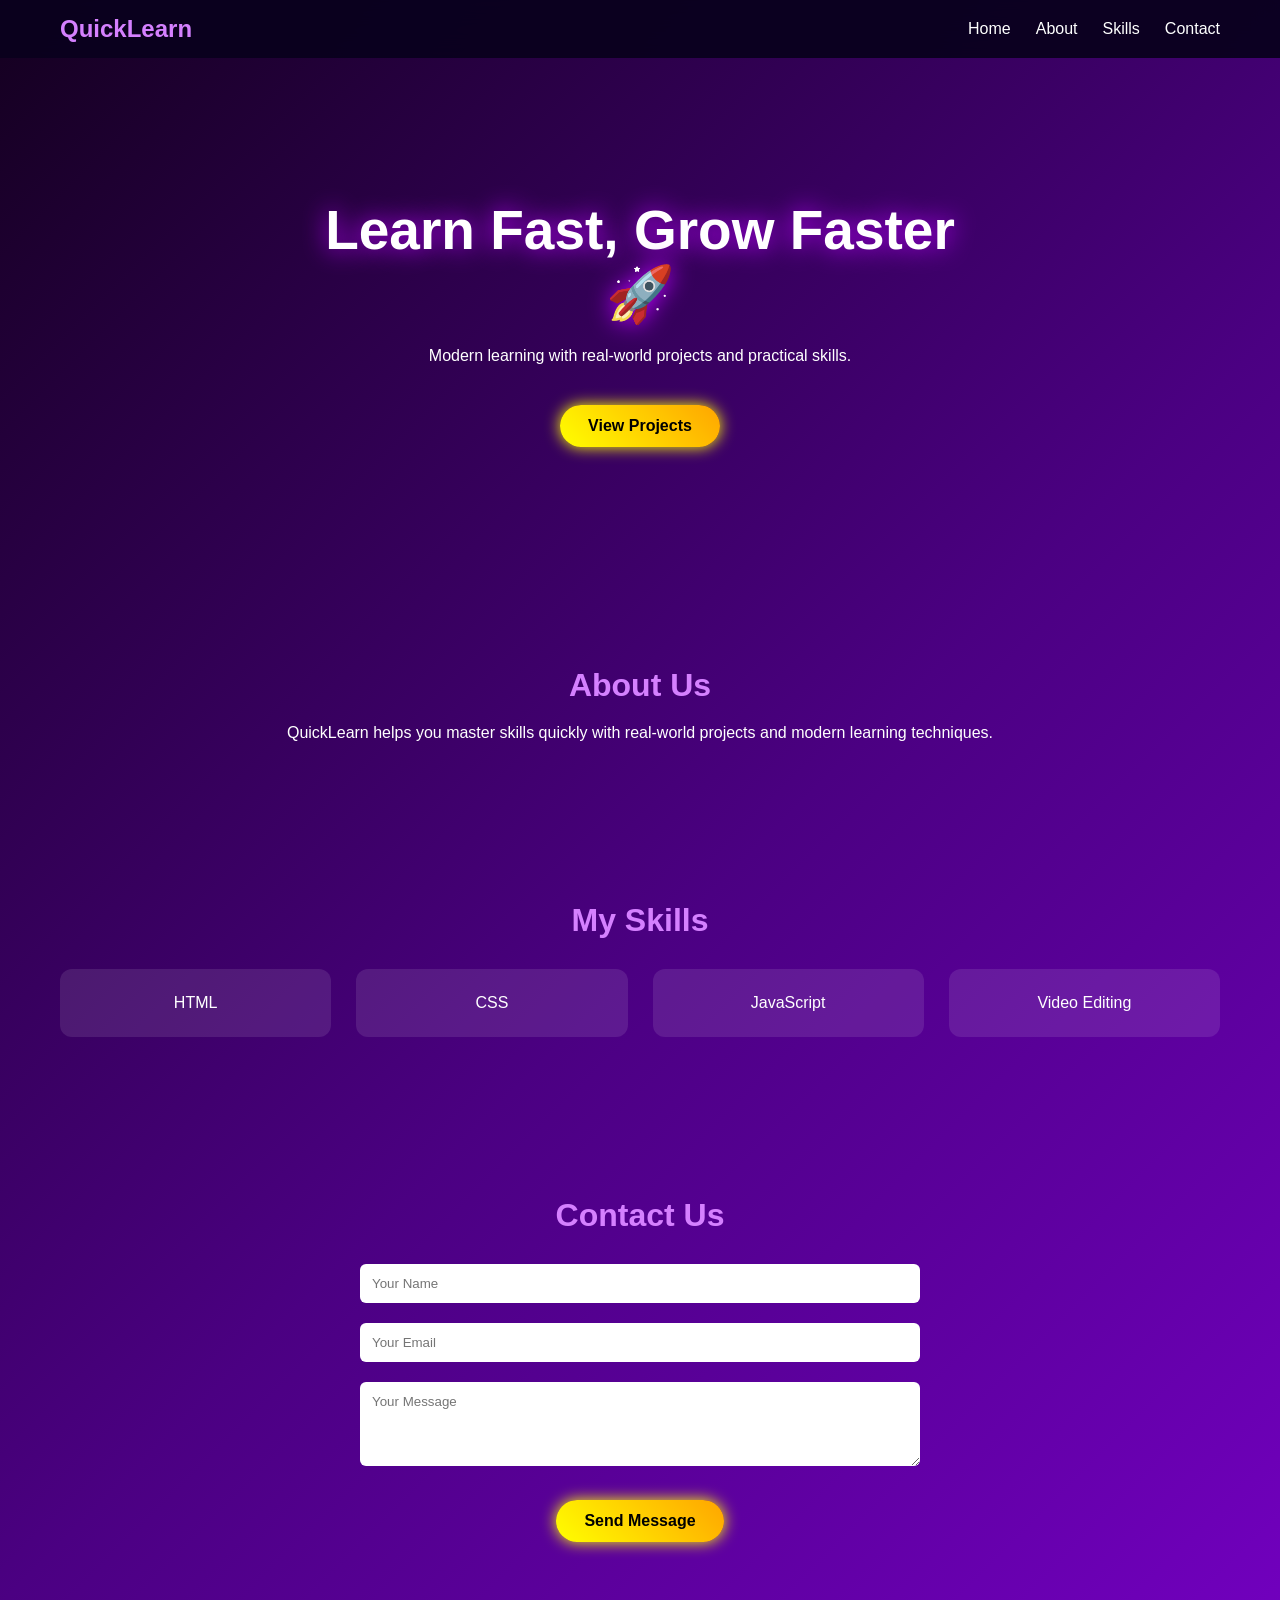
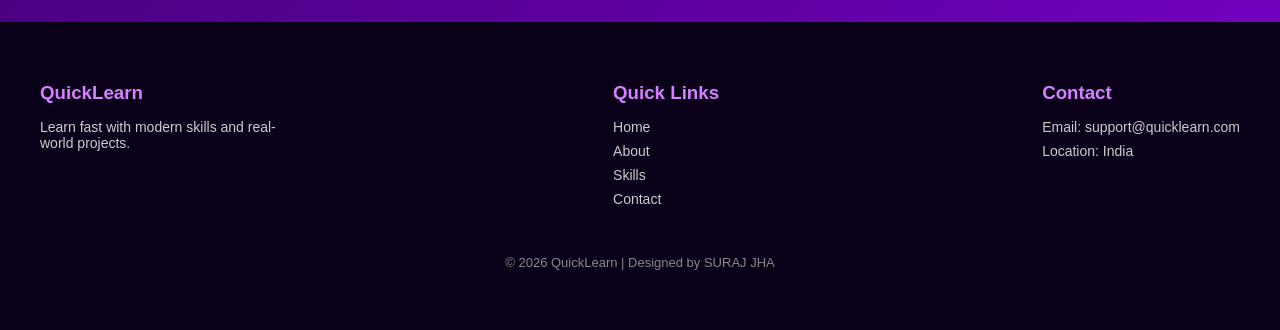
<file: index.html>
<!DOCTYPE html>
<html lang="en">
<head>
<meta charset="UTF-8">
<meta name="viewport" content="width=device-width, initial-scale=1.0">
<title>QuickLearn</title>

<style>
* {
    margin: 0;
    padding: 0;
    box-sizing: border-box;
    font-family: 'Segoe UI', sans-serif;
}

body {
    background: linear-gradient(135deg, #14001f, #4b0082, #7a00cc);
    color: white;
}

/* CONTAINER */
.container {
    max-width: 1200px;
    margin: auto;
    padding: 0 20px;
}

/* HEADER */
header {
    background: rgba(10,0,30,0.95);
    backdrop-filter: blur(12px);
    position: sticky;
    top: 0;
    z-index: 1000;
}

nav {
    display: flex;
    justify-content: space-between;
    align-items: center;
    padding: 15px 0;
}

.logo {
    font-size: 24px;
    font-weight: bold;
    color: #d580ff;
}

/* NAV LINKS */
.nav-links {
    display: flex;
    list-style: none;
}

.nav-links li {
    margin-left: 25px;
}

.nav-links a {
    color: white;
    text-decoration: none;
    transition: 0.3s;
}

.nav-links a:hover {
    color: #ffcc00;
}

/* HAMBURGER */
.hamburger {
    display: none;
    flex-direction: column;
    cursor: pointer;
}

.hamburger span {
    width: 28px;
    height: 3px;
    background: white;
    margin: 5px;
    transition: 0.3s;
}

.hamburger.active span:nth-child(1) {
    transform: rotate(45deg) translate(5px,5px);
}

.hamburger.active span:nth-child(2) {
    opacity: 0;
}

.hamburger.active span:nth-child(3) {
    transform: rotate(-45deg) translate(6px,-6px);
}

/* MOBILE MENU */
@media(max-width: 768px) {
    .hamburger {
        display: flex;
    }

    .nav-links {
        position: absolute;
        top: 70px;
        right: -100%;
        background: #1a0033;
        width: 230px;
        height: 100vh;
        flex-direction: column;
        align-items: center;
        padding-top: 40px;
        transition: 0.4s;
    }

    .nav-links li {
        margin: 20px 0;
    }

    .nav-links.active {
        right: 0;
    }
}

/* HERO */
.hero {
    text-align: center;
    padding: 140px 20px;
}

.hero h1 {
    font-size: 55px;
    max-width: 700px;
    margin: auto;
    text-shadow: 0 0 25px #bb00ff;
}

.hero p {
    margin: 20px auto;
    max-width: 500px;
}

/* BUTTON */
.btn {
    display: inline-block;
    margin-top: 20px;
    padding: 12px 28px;
    background: linear-gradient(45deg, yellow, orange);
    color: black;
    text-decoration: none;
    border-radius: 30px;
    font-weight: bold;
    box-shadow: 0 0 15px yellow;
    transition: 0.3s;
}

.btn:hover {
    transform: scale(1.08);
}

/* SECTIONS */
.section {
    padding: 80px 20px;
    text-align: center;
}

.section h2 {
    font-size: 32px;
    margin-bottom: 20px;
    color: #d580ff;
}

/* SKILLS GRID */
.skills {
    display: grid;
    grid-template-columns: repeat(auto-fit, minmax(220px, 1fr));
    gap: 25px;
    margin-top: 30px;
}

.skill-box {
    padding: 25px;
    background: rgba(255,255,255,0.1);
    border-radius: 12px;
}

/* CONTACT */
.contact {
    max-width: 600px;
    margin: auto;
}

.contact input, .contact textarea {
    width: 100%;
    padding: 12px;
    margin: 10px 0;
    border-radius: 6px;
    border: none;
}

/* FOOTER */
footer {
    background: #0a001a;
    padding: 60px 20px;
}

.footer-container {
    display: flex;
    flex-wrap: wrap;
    justify-content: space-between;
    max-width: 1200px;
    margin: auto;
    gap: 30px;
}

.footer-box {
    max-width: 250px;
}

.footer-box h3 {
    margin-bottom: 15px;
    color: #d580ff;
}

.footer-box p, .footer-box a {
    color: #ccc;
    font-size: 14px;
    text-decoration: none;
    display: block;
    margin-bottom: 8px;
}

.footer-box a:hover {
    color: #ffcc00;
}

.footer-bottom {
    text-align: center;
    margin-top: 40px;
    color: #888;
    font-size: 13px;
}

/* SMALL SCREEN FIX */
@media(max-width: 768px) {
    .hero h1 {
        font-size: 32px;
    }

    .footer-container {
        flex-direction: column;
        align-items: center;
        text-align: center;
    }
}

</style>
</head>

<body>

<!-- HEADER -->
<header>
    <div class="container">
        <nav>
            <div class="logo">QuickLearn</div>

            <ul class="nav-links" id="navLinks">
                <li><a href="#">Home</a></li>
                <li><a href="#about">About</a></li>
                <li><a href="#skills">Skills</a></li>
                <li><a href="#contact">Contact</a></li>
            </ul>

            <div class="hamburger" id="hamburger">
                <span></span>
                <span></span>
                <span></span>
            </div>
        </nav>
    </div>
</header>

<!-- HERO -->
<section class="hero">
    <div class="container">
        <h1>Learn Fast, Grow Faster 🚀</h1>
        <p>Modern learning with real-world projects and practical skills.</p>
        <a href="project.html" class="btn">View Projects</a>
    </div>
</section>

<!-- ABOUT -->
<section class="section" id="about">
    <div class="container">
        <h2>About Us</h2>
        <p>QuickLearn helps you master skills quickly with real-world projects and modern learning techniques.</p>
    </div>
</section>

<!-- SKILLS -->
<section class="section" id="skills">
    <div class="container">
        <h2>My Skills</h2>
        <div class="skills">
            <div class="skill-box">HTML</div>
            <div class="skill-box">CSS</div>
            <div class="skill-box">JavaScript</div>
            <div class="skill-box">Video Editing</div>
        </div>
    </div>
</section>

<!-- CONTACT -->
<section class="section" id="contact">
    <div class="container contact">
        <h2>Contact Us</h2>
        <input type="text" placeholder="Your Name">
        <input type="email" placeholder="Your Email">
        <textarea rows="4" placeholder="Your Message"></textarea>
        <a href="#" class="btn">Send Message</a>
    </div>
</section>

<!-- FOOTER -->
<footer>
    <div class="footer-container">

        <div class="footer-box">
            <h3>QuickLearn</h3>
            <p>Learn fast with modern skills and real-world projects.</p>
        </div>

        <div class="footer-box">
            <h3>Quick Links</h3>
            <a href="#">Home</a>
            <a href="#about">About</a>
            <a href="#skills">Skills</a>
            <a href="#contact">Contact</a>
        </div>

        <div class="footer-box">
            <h3>Contact</h3>
            <p>Email: support@quicklearn.com</p>
            <p>Location: India</p>
        </div>

    </div>

    <div class="footer-bottom">
        © 2026 QuickLearn | Designed by SURAJ JHA
    </div>
</footer>

<script>
const hamburger = document.getElementById("hamburger");
const navLinks = document.getElementById("navLinks");

hamburger.addEventListener("click", () => {
    hamburger.classList.toggle("active");
    navLinks.classList.toggle("active");
});
</script>

</body>
</html>
</file>
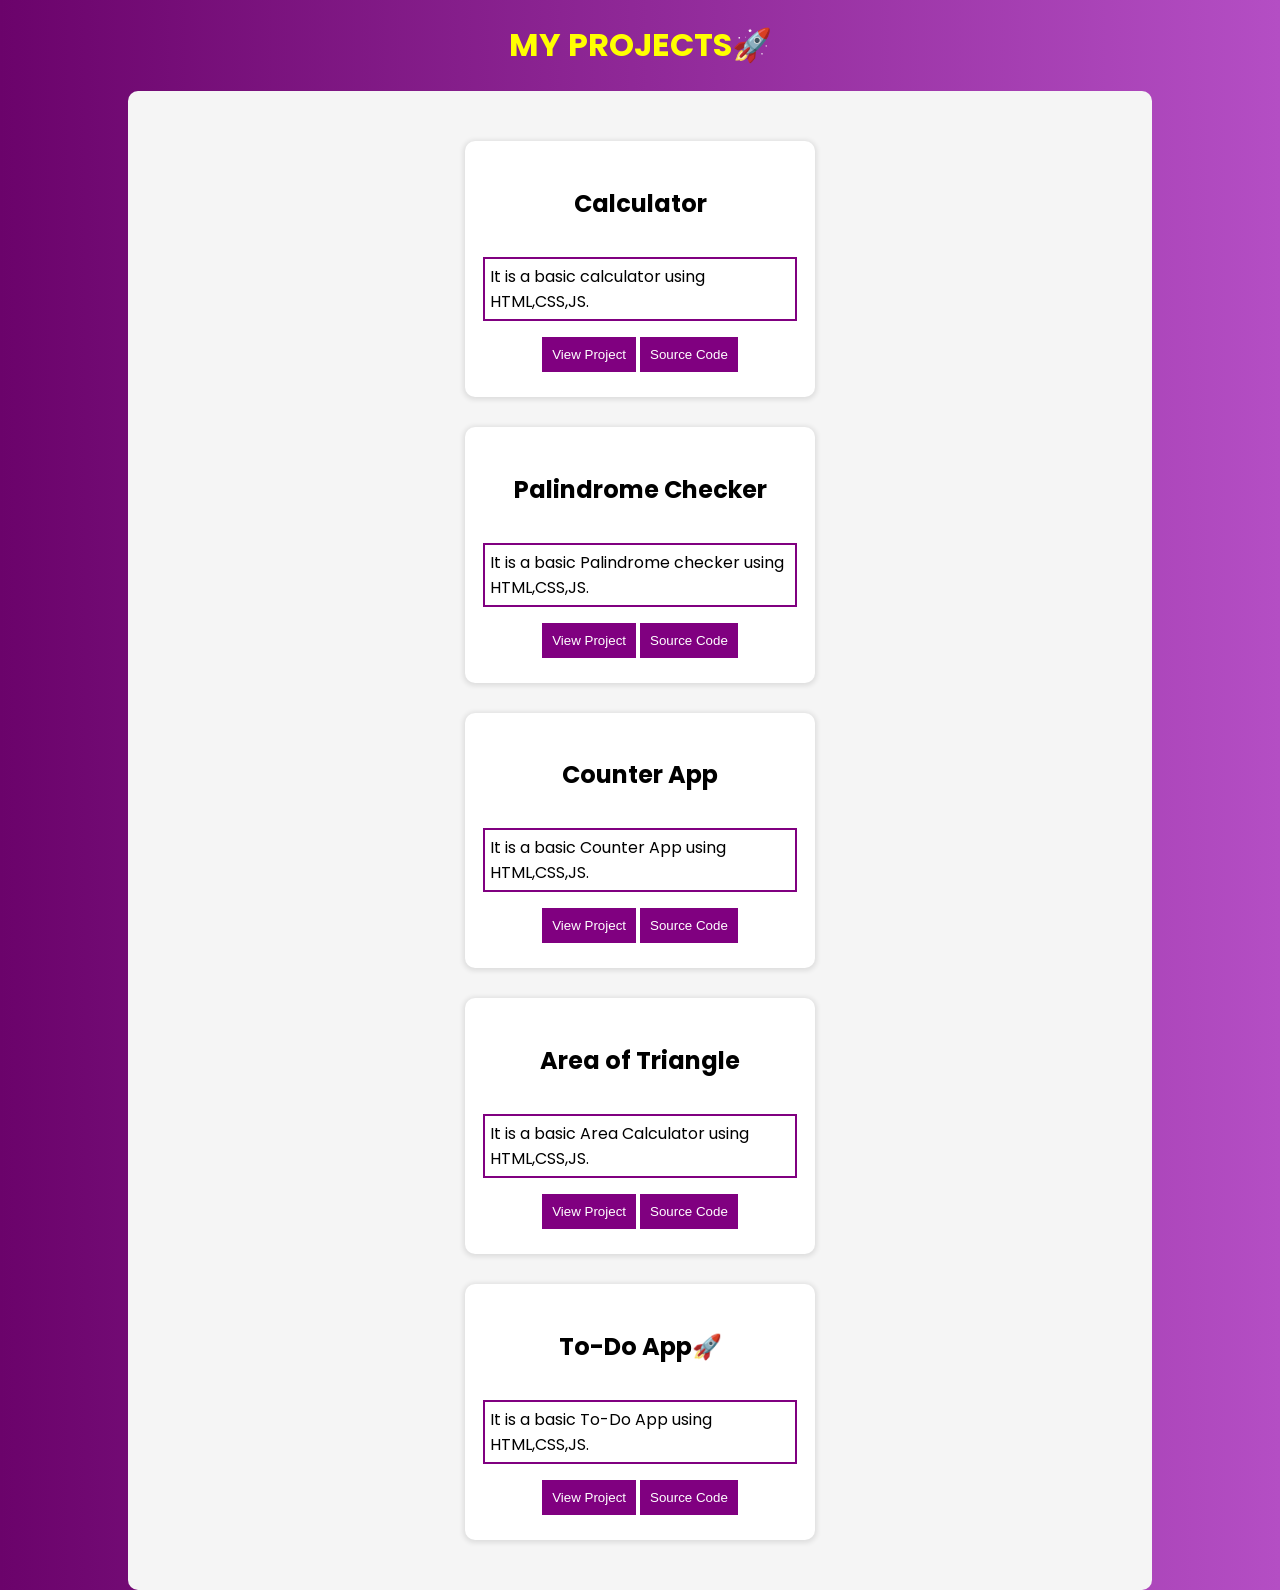
<file: project.html>
<!DOCTYPE html>
<html lang="en">
<head>
    <meta charset="UTF-8">
    <meta name="viewport" content="width=device-width, initial-scale=1.0">
    <title>My Projects</title>
    <link rel="stylesheet" href="./project.css">
    <link rel="preconnect" href="https://fonts.googleapis.com">
<link rel="preconnect" href="https://fonts.gstatic.com" crossorigin>
<link href="https://fonts.googleapis.com/css2?family=Poppins:ital,wght@0,100;0,200;0,300;0,400;0,500;0,600;0,700;0,800;0,900;1,100;1,200;1,300;1,400;1,500;1,600;1,700;1,800;1,900&display=swap" rel="stylesheet">

</head>
<body>
<div class="container">
    <div class="main">
        <div class="h1"><h1 class="heading-h1">

            MY PROJECTS🚀
        </h1></div>

        <div class="box-divs">
            <div class="box-1">
                <h2 class="box-h2">Calculator</h2>
                <p class="box-p">It is a basic calculator using HTML,CSS,JS.</p>
                <div class="box-btn">
                    <button class="box-btn-in"><a href="./projects/calculator/cal.html">View Project</a></button>
                       <button class="box-btn-in">Source Code</button>
                </div>
            </div>
             <div class="box-1">
                <h2 class="box-h2">Palindrome Checker</h2>
                <p class="box-p">It is a basic Palindrome checker using HTML,CSS,JS.</p>
                <div class="box-btn">
                    <button class="box-btn-in"><a href="./projects/palindrome/palindrome.html">View Project</a></button>
                       <button class="box-btn-in">Source Code</button>
                </div>
            </div>
               <div class="box-1">
                <h2 class="box-h2">Counter App</h2>
                <p class="box-p">It is a basic Counter App using HTML,CSS,JS.</p>
                <div class="box-btn">
                    <button class="box-btn-in"><a href="./projects/counter/counter.html">View Project</a></button>
                       <button class="box-btn-in">Source Code</button>
                </div>
            </div>
              <div class="box-1">
                <h2 class="box-h2"> Area of Triangle</h2>
                <p class="box-p">It is a basic Area Calculator using HTML,CSS,JS.</p>
                <div class="box-btn">
                    <button class="box-btn-in"><a href="./projects/triangleArea/tri-area.html">View Project</a></button>
                       <button class="box-btn-in">Source Code</button>
                </div>
            </div>
             <div class="box-1">
                <h2 class="box-h2"> To-Do App🚀</h2>
                <p class="box-p">It is a basic To-Do App using HTML,CSS,JS.</p>
                <div class="box-btn">
                    <button class="box-btn-in"><a href="./projects/todo/todo.html">View Project</a></button>
                       <button class="box-btn-in">Source Code</button>
                </div>
            </div>
        </div>
    </div>
    
</div>
</body>
<script src="./project.js"></script>
</html>
</file>
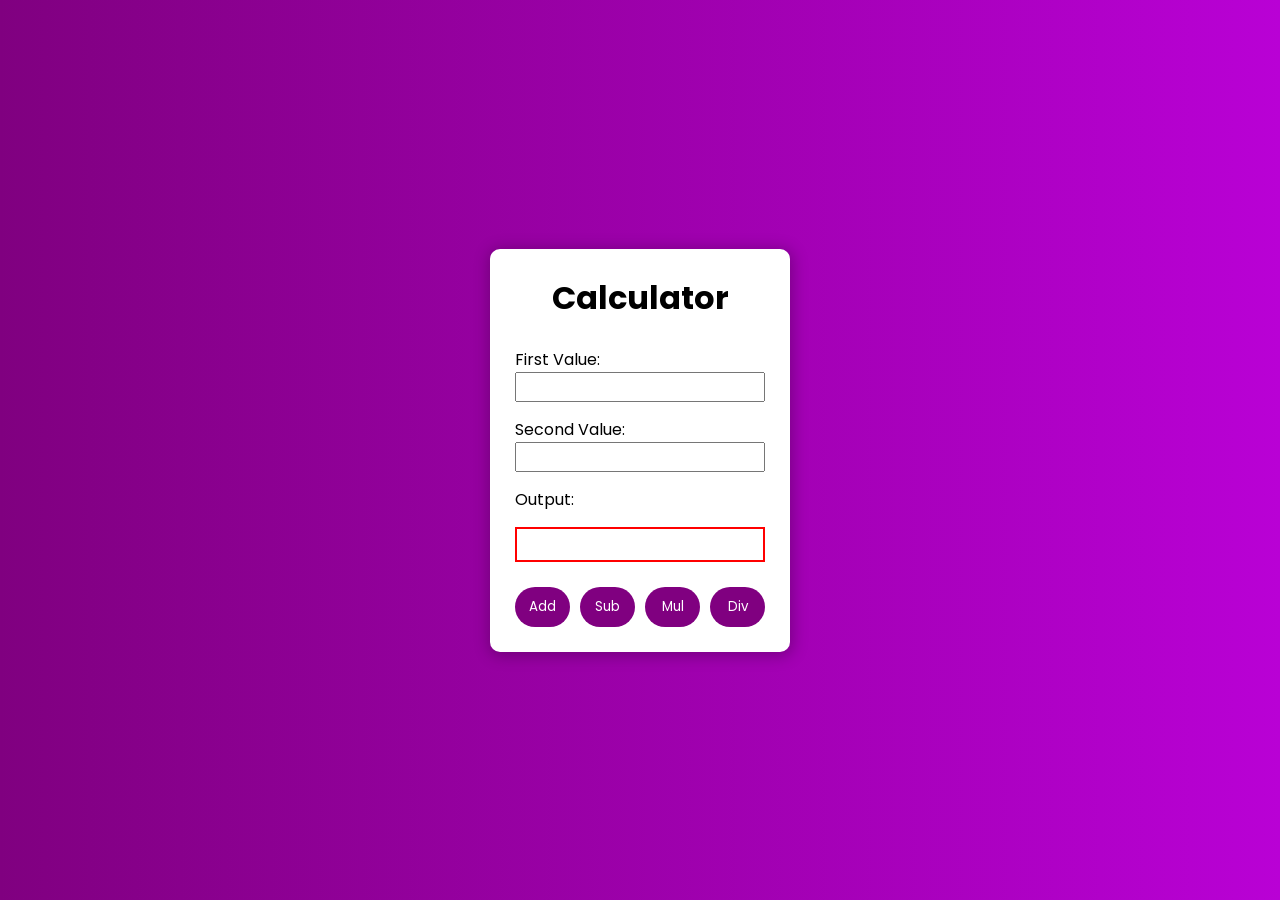
<file: projects/calculator/cal.html>
<!DOCTYPE html>
<html lang="en">
<head>
    <meta charset="UTF-8">
    <meta name="viewport" content="width=S, initial-scale=1.0">
    <title>Calculator   </title>
    <link rel="stylesheet" href="./cal.css">
     <link rel="preconnect" href="https://fonts.googleapis.com">
<link rel="preconnect" href="https://fonts.gstatic.com" crossorigin>
<link href="https://fonts.googleapis.com/css2?family=Poppins:ital,wght@0,100;0,200;0,300;0,400;0,500;0,600;0,700;0,800;0,900;1,100;1,200;1,300;1,400;1,500;1,600;1,700;1,800;1,900&display=swap" rel="stylesheet">

</head>
<body>
    <div class="container">
        <div class="main">
            <h1>Calculator</h1>
            <div class="inputs">
                <div class="input-in">
                <label for="in-1">First Value:</label>
    <input type="number" class="in-1" id="in-1">
    </div>
    <div class="input-in">
     <label for="in-1">Second Value:</label>
      <input type="number" class="in-2"  id="in-2">
      </div>
      <label >Output:</label>
      <div class="output"></div>
      </div>
      <div class="btns">
      <button class="btn-1">Add</button>
      <button class="btn-2">Sub</button>
      <button class="btn-3">Mul</button>
      <button class="btn-4">Div</button>
      </div>
      </div>
      </div>
</body>
<script src="./cal.js"></script>
</html>
</file>
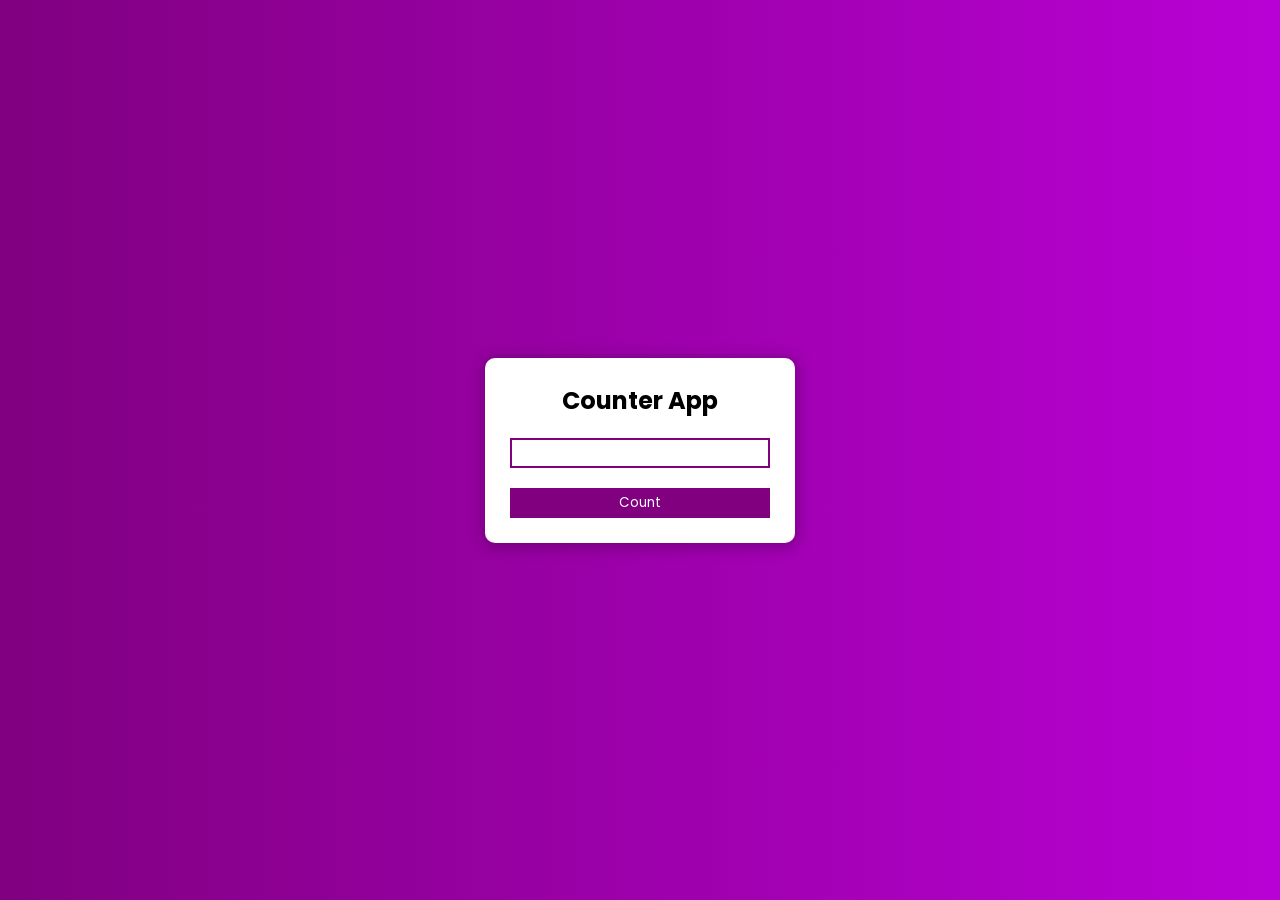
<file: projects/counter/counter.html>
<!DOCTYPE html>
<html lang="en">
<head>
    <meta charset="UTF-8">
    <meta name="viewport" content="width=device-width, initial-scale=1.0">
    <title>Counter App</title>
    <link rel="stylesheet" href="./counter.css">
      <link rel="preconnect" href="https://fonts.googleapis.com">
<link rel="preconnect" href="https://fonts.gstatic.com" crossorigin>
<link href="https://fonts.googleapis.com/css2?family=Poppins:ital,wght@0,100;0,200;0,300;0,400;0,500;0,600;0,700;0,800;0,900;1,100;1,200;1,300;1,400;1,500;1,600;1,700;1,800;1,900&display=swap" rel="stylesheet">
</head>
<body>
    <div class="container">
        <div class="main">
            <h2 class="h2">Counter App</h2>
            <p class="output"></p>
            <button class="btn">Count</button>
        </div>
    </div>
</body>
<script src="./counter.js"></script>
</html>
</file>
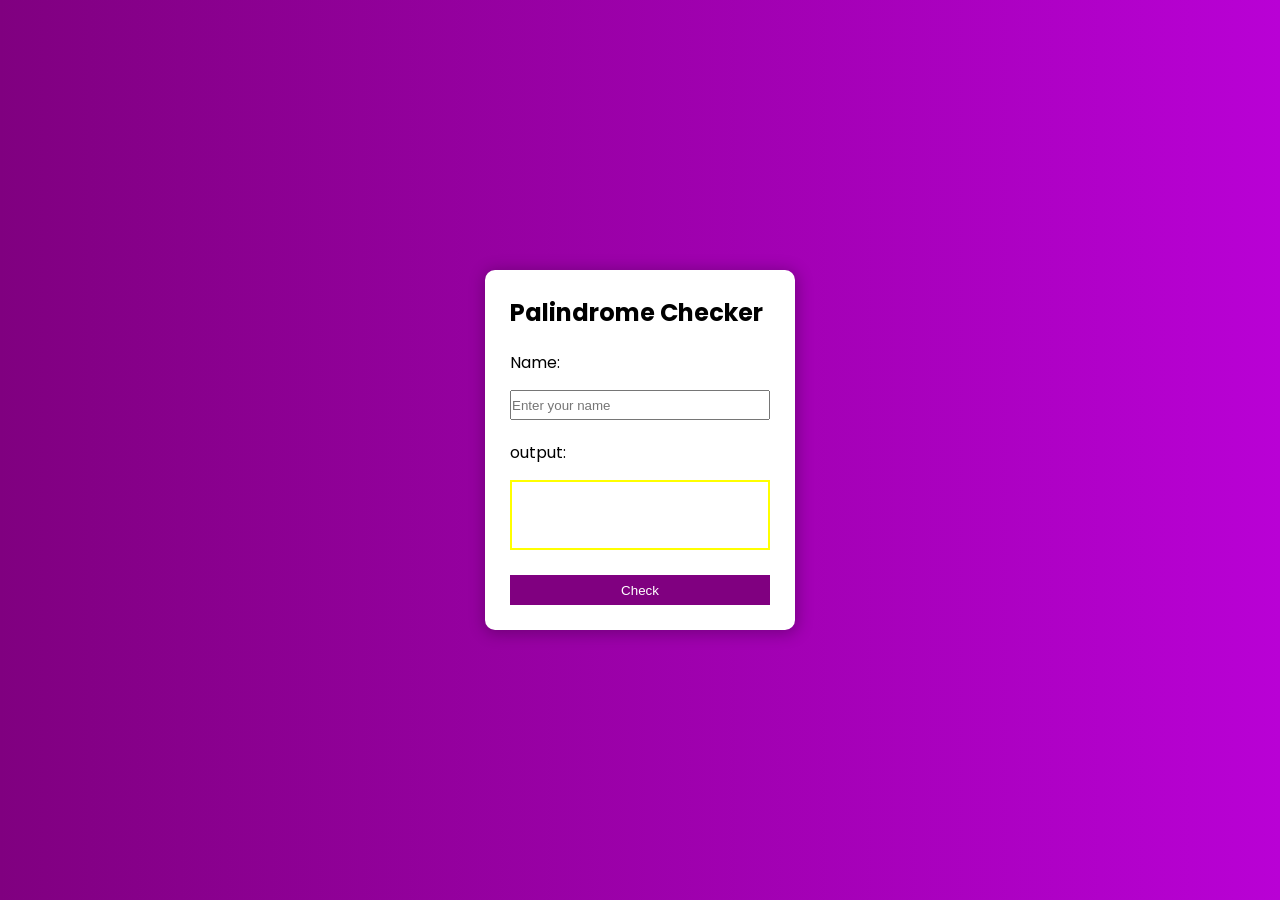
<file: projects/palindrome/palindrome.html>
<!DOCTYPE html>
<html lang="en">
<head>
    <meta charset="UTF-8">
    <meta name="viewport" content="width=device-width, initial-scale=1.0">
    <title>Palindrome Checker</title>
     <link rel="preconnect" href="https://fonts.googleapis.com">
<link rel="preconnect" href="https://fonts.gstatic.com" crossorigin>
<link href="https://fonts.googleapis.com/css2?family=Poppins:ital,wght@0,100;0,200;0,300;0,400;0,500;0,600;0,700;0,800;0,900;1,100;1,200;1,300;1,400;1,500;1,600;1,700;1,800;1,900&display=swap" rel="stylesheet">
<link rel="stylesheet" href="./palindrome.css">
</head>
<body>
    <div class="container">
        <div class="main">
<h2>Palindrome Checker</h2>
            <div class="in">
                <label for="in">Name:</label>
    <input class="input" id="in" type="text" placeholder="Enter your name">
    </div>
    <div class="in-2"> 
           <label>output:</label>
        <h3 class="output"></h3>
    <button class="btn">Check</button>
    </div>

    </div>
</div>
</body>
<script src="./palindrome.js"></script>
</html>
</file>
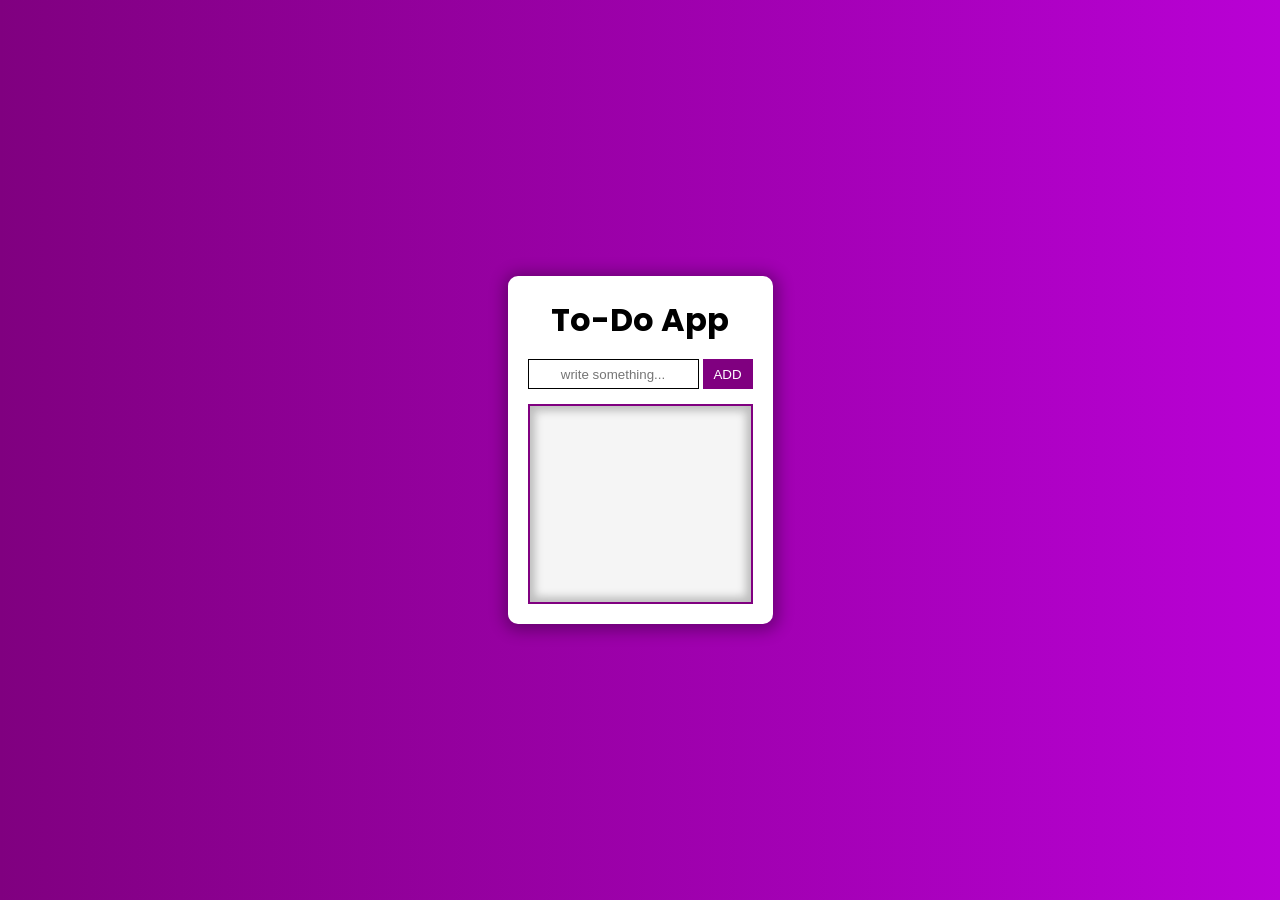
<file: projects/todo/todo.html>
<!DOCTYPE html>
<html lang="en">
<head>
    <meta charset="UTF-8">
    <meta name="viewport" content="width=device-width, initial-scale=1.0">
    <title>To-Do App</title>
    <link rel="stylesheet" href="./todo.css">
      <link rel="preconnect" href="https://fonts.googleapis.com">
<link rel="preconnect" href="https://fonts.gstatic.com" crossorigin>
<link href="https://fonts.googleapis.com/css2?family=Poppins:ital,wght@0,100;0,200;0,300;0,400;0,500;0,600;0,700;0,800;0,900;1,100;1,200;1,300;1,400;1,500;1,600;1,700;1,800;1,900&display=swap" rel="stylesheet">
</head>
<body>
    <div class="container">
        <div class="main">
            <h1>To-Do App</h1>
            <div class="in">
            <input class="input" type="text" placeholder="write something...">
<button class="btn-1">ADD</button>
            </div>

            <div class="output-div">
           
            </div>

        </div>
    </div>
</body>
<script src="./todo.js"></script>
</html>
</file>
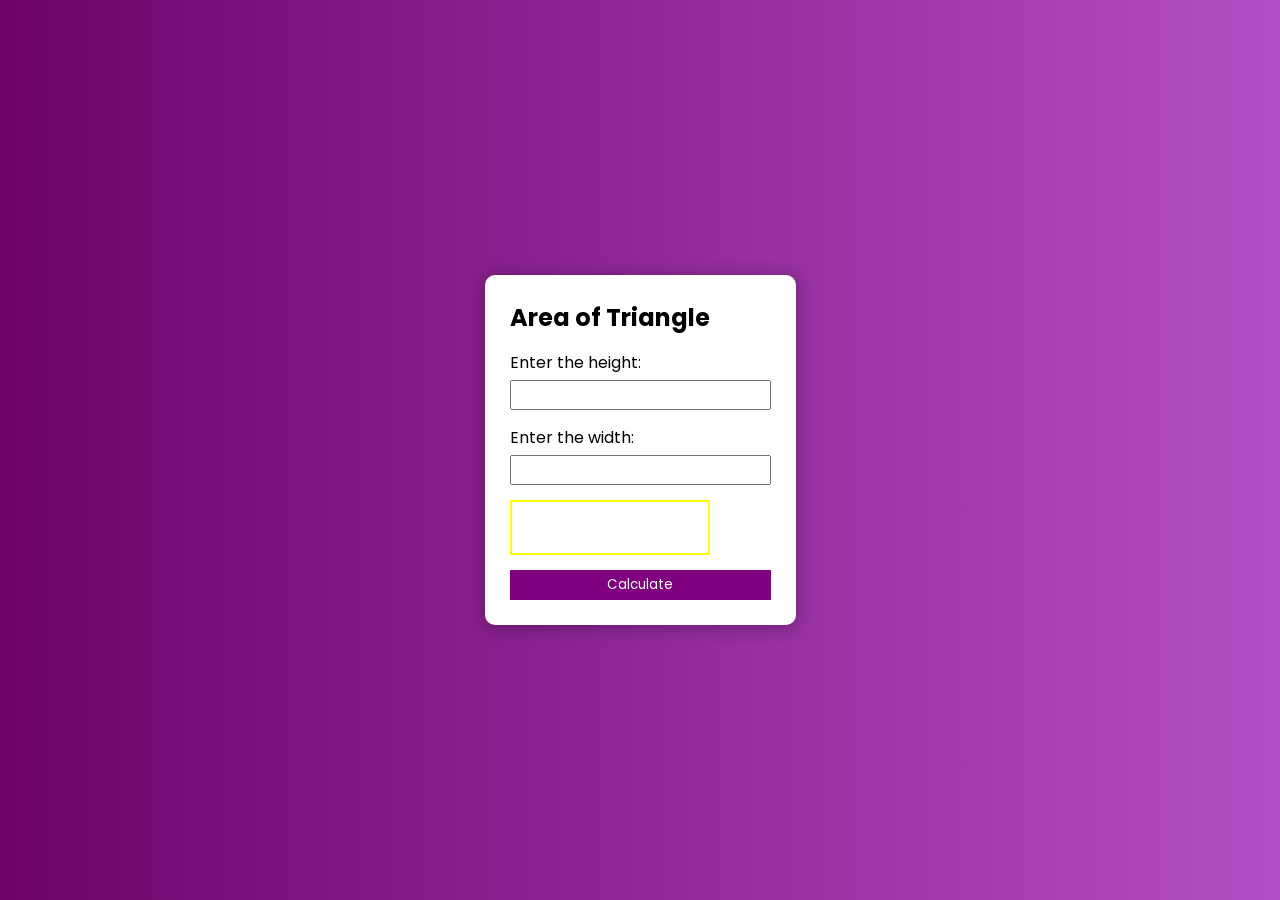
<file: projects/triangleArea/tri-area.html>
<!DOCTYPE html>
<html lang="en">
<head>
    <meta charset="UTF-8">
    <meta name="viewport" content="width=device-width, initial-scale=1.0">
    <title>Triangle Area</title>
    <link rel="stylesheet" href="./tri-area.css">
     <link rel="preconnect" href="https://fonts.googleapis.com">
<link rel="preconnect" href="https://fonts.gstatic.com" crossorigin>
<link href="https://fonts.googleapis.com/css2?family=Poppins:ital,wght@0,100;0,200;0,300;0,400;0,500;0,600;0,700;0,800;0,900;1,100;1,200;1,300;1,400;1,500;1,600;1,700;1,800;1,900&display=swap" rel="stylesheet">

</head>
<body>
    <div class="container">
        <div class="main">
            <h2 class="h2">Area of Triangle</h2>
            <div class="in">
                <label for="in-1">Enter the height:</label>
                <input type="number" id="in-1" class="in-1">

            </div>
            <div class="in">
                <label for="in-1">Enter the width:</label>
                <input type="number" id="in-2" class="in-2">
                
            </div>
            <p class="output"></p>
            <button class="btn">Calculate</button>
        </div>
    </div>
</body>
<script src="./tri-area.js"></script>
</html>
</file>
<file: project.css>
body{
    font-family: "Poppins", sans-serif;
    margin: 0;
    padding: 0;
}
.container{
    width:100vw;
    height:100%;
     background-image: linear-gradient(to right, rgb(107, 3, 107),rgb(180, 78, 196));
    display: flex;
    justify-content: center;
    
}
.main{
 
  
    width:80%;
    height:100%;
    
}
.h1{
    display: flex;
    justify-content: center;
    color: yellow;
    align-items: center;
  
    
}

a{
    text-decoration: none;
    color: white;
}
.box-divs{
    display:flex;
    flex-direction: column;
    gap:30px;
align-items: center;
    justify-content: center;
 background-color: whitesmoke;
 border-radius: 10px;
   padding: 50px;
}
.box-1{
    background-color: white;
    width:300px;
    padding: 25px;
    display: flex;
    justify-content: center;
    align-items: center;
    flex-direction: column;
    border-radius: 10px;
    box-shadow: 0px 1px 5px 2px rgba(0, 0, 0, 0.096);
    
}
.box-p{
   width:300px;
   border: 2px solid purple;
   padding: 5px;
}
.box-btn-in{
    color:white;
    background-color: purple;
    border: none;
    padding: 10px;
    cursor: pointer;
}
@media (max-width:600px){
    *{
        margin: 0;
        padding: 0;
        box-sizing: border-box;
    }
.box-divs{
    background-color: transparent;

}
.box-1{
    width: 300px !important;
    display: flex;
    flex-direction: column;
    padding:10px;
    
    gap:15px;
}

.box-h2,.box-p{
    max-width: 230px;
}
.h1{
    background-color: rgb(249, 189, 9);
    border-radius: 15px;
    margin-top: 15px;;
    
}
.heading-h1{
    font-size: 25px;
    color:rgb(39, 37, 39);
}
}
</file>
<file: projects/calculator/cal.css>
*{
    margin: 0;
    padding: 0;
    box-sizing: border-box;
    font-family: "Poppins", sans-serif;
}
body{
    margin: 0;
    padding: 0;

}
.container{
    height:100vh;
    width: 100vw;
    background-image: linear-gradient(to right, purple,rgb(185, 1, 213));
    display: flex;
    justify-content: center;
    align-items:center ;
    
}
.main{
    background-color: white;
    width:300px;
    padding: 25px;
display: flex;
flex-direction: column;
gap:25px;
border-radius: 10px;;
box-shadow: 1px 2px 15px 2px rgba(0, 0, 0, 0.253);
}
h1{
    text-align: center;
}
.input-in{
    display: flex;
    flex-direction: column;
}
.inputs{
    display: flex;
    flex-direction: column;
    gap:15px;
}
.in-1,.in-2{
    height:30px;
 text-align: center;

}
.btns{
    display: flex;
    justify-content:space-between;
    align-items: center;
    gap:10px;
}
.btn-1,.btn-2,.btn-3,.btn-4{
    border: none;
    color:white;
    background-color: purple;
    padding: 10px;
    width:75px;
    border-radius: 25px;
    
}
.output{
    height:35px;
  padding: 5px;
  font-weight: bold;
    text-align: center;
    border: 2px solid red;
    
}
</file>
<file: projects/counter/counter.css>
*{
    margin: 0;
    padding: 0;
    box-sizing: border-box;
    font-family: "poppins",sans-serif;
}
.container{
    background-image:  linear-gradient(to right, purple,rgb(185, 1, 213));
    height:100vh;
    width:100vw;
    display: flex;
    justify-content: center;
    align-items: center;
    
}

.main{
    background-color: white;
    width: 310px;
    padding: 25px;
display: flex;
flex-direction: column;
gap:20px;
border-radius:10px;
box-shadow:1px 2px 15px 2px rgba(0, 0, 0, 0.253);
}
.h2{
    text-align: center;
}
.output{
    height:30px;
    border:2px solid purple;
    text-align: center;
}
.btn{
      background-color: purple;
    color: white;
    height:30px;
    width:260px;
    border: none;
}
</file>
<file: projects/palindrome/palindrome.css>
*{
    margin: 0;
    padding: 0;
    box-sizing: border-box;
}
body{
    font-family: "Poppins", sans-serif;
    margin: 0;
    padding: 0;
}
.container{
    background-image:  linear-gradient(to right, purple,rgb(185, 1, 213));
    height:100vh;
    width:100vw;
    display: flex;
    justify-content: center;
    align-items: center;
    
}
.main{
    background-color: white;
    width: 310px;
    padding: 25px;
display: flex;
flex-direction: column;
gap:20px;
border-radius:10px;
box-shadow:1px 2px 15px 2px rgba(0, 0, 0, 0.253);
}
.in,.in-2{
    display: flex;
 flex-direction: column;
 gap:15px;
}
.input{
    height:30px;
}
.output{
   height: 70px;
    padding: 5px;
    margin-bottom: 10px;
max-width: 300px;
border:2px solid yellow;
}
.btn{
    background-color: purple;
    color: white;
    height:30px;
    width:260px;
    border: none;
}
</file>
<file: projects/todo/todo.css>
*{
    margin: 0;
    padding: 0;
    box-sizing: border-box;
}
body{
    font-family: "Poppins", sans-serif;
    margin: 0;
    padding: 0;
}
.container{
    background-image:  linear-gradient(to right, purple,rgb(185, 1, 213));
    height:100vh;
    width:100vw;
    display: flex;
    justify-content: center;
    align-items: center;
    
}
.main{
    background-color: white;
    padding: 20px;
    display: flex;
    flex-direction: column;
    gap:15px;
    border-radius: 10px;
    box-shadow: 1px 2px 15px 5px rgba(0, 0, 0, 0.31);
}
h1{
    text-align: center;
}
.input{
    height:30px;
    border:1px solid black;
    text-align: center;

}
.input::placeholder{
  text-align: center;
}
.btn-1{
    height:30px;
    border:none;
    color:white;
    width:50px;
    background-color:purple;
}
.output-div{
   display: flex;
   flex-direction: column;
   gap:10px;
    background-color:whitesmoke;
     height: 200px;        /* fixed height */
  overflow-y: auto;     /* vertical scroll */
  border: 2px solid purple;
  box-shadow:0px 0px 8px 5px inset rgba(0, 0, 0, 0.233);
  
  padding: 10px;
}
</file>
<file: projects/triangleArea/tri-area.css>
*{
    margin: 0;
    padding: 0;
    box-sizing: border-box;
    font-family: "poppins",sans-serif;
}
.container{
    height: 100vh;
    width:100vw;
    display: flex;
    justify-content:center;
    align-items: center;
    background-image: linear-gradient(to right, rgb(107, 3, 107),rgb(180, 78, 196));;

}
.main{
    display: flex;
    flex-direction: column;
    gap:15px;

    background-color: white;
    padding: 25px;
    border-radius: 10px;
    box-shadow:1px 2px 15px 2px rgba(0, 0, 0, 0.253);

}
.output{
    height:55px;
   width:200px;
   
    border:2px solid yellow;
}
.in{
    display: flex;
    flex-direction: column;
    gap:5px;
}
.in-1,.in-2{
    height:30px;
}
.btn{
    height:30px;
    border: none;
    color: white;
    background-color: purple;
    
}
</file>
